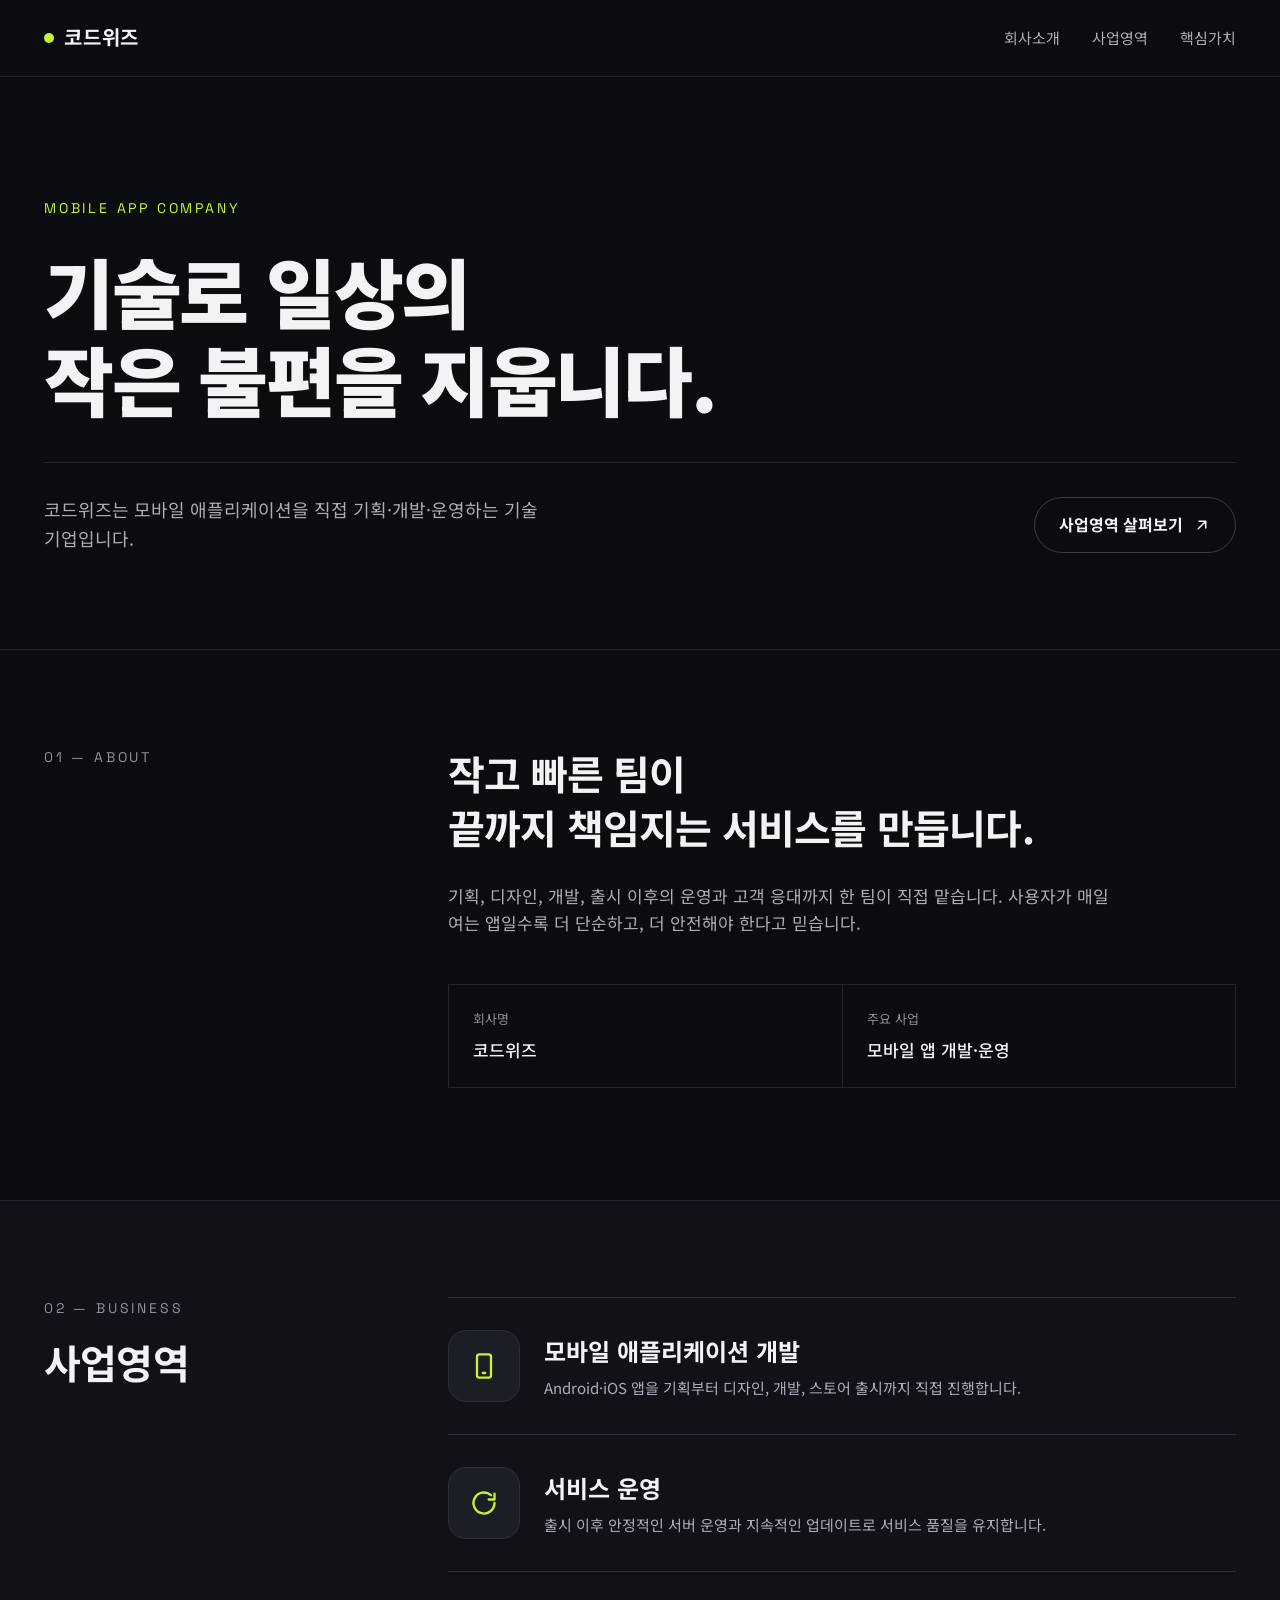
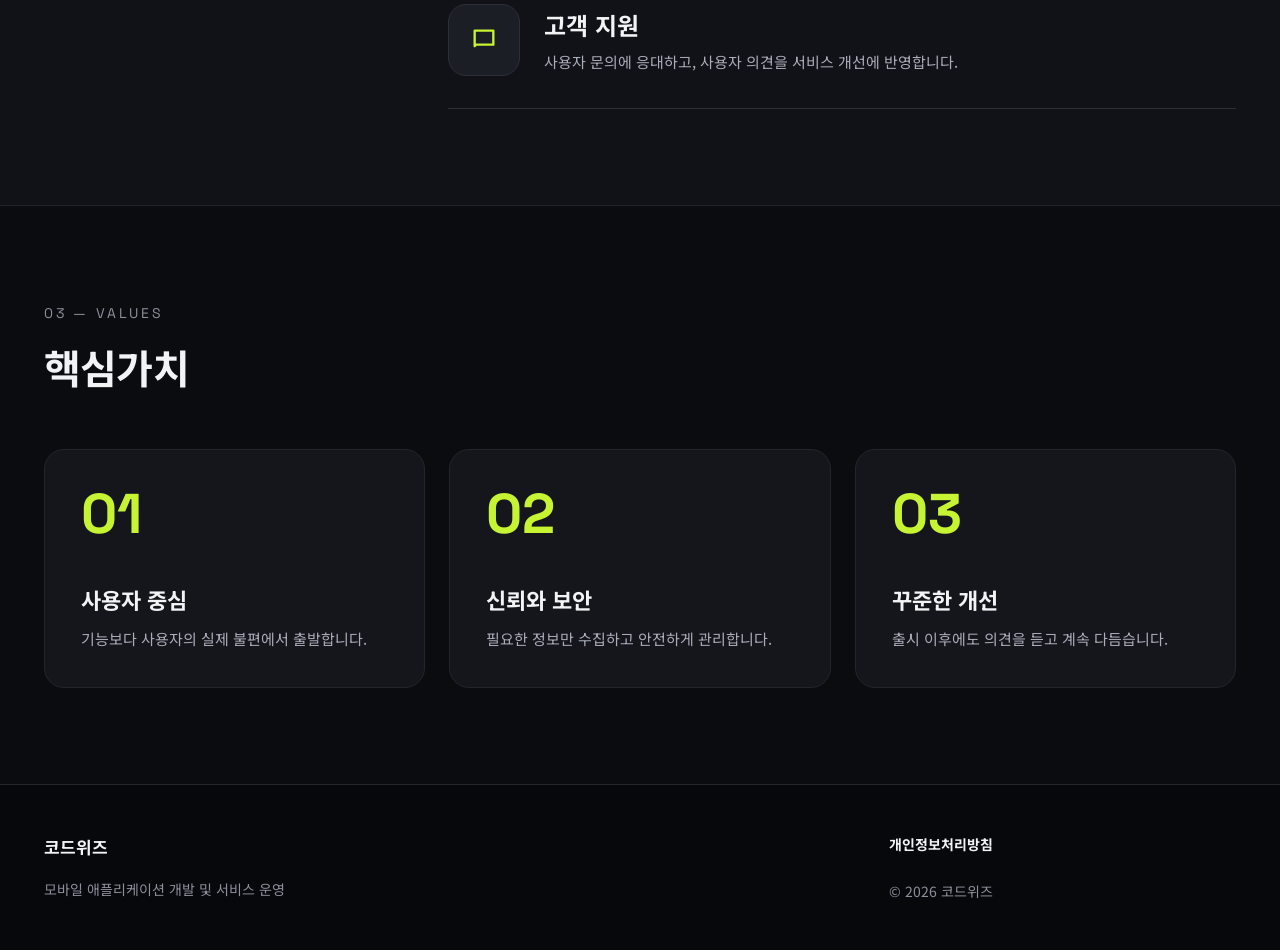
<file: index.html>
<!doctype html>
<html lang="ko">
<head>
  <meta charset="utf-8">
  <meta name="viewport" content="width=device-width, initial-scale=1">
  <meta name="robots" content="noindex, nofollow">
  <title>코드위즈 | 모바일 앱 서비스 기업</title>
  <meta name="description" content="코드위즈는 모바일 애플리케이션을 직접 기획·개발·운영하는 기술 기업입니다.">
  <meta property="og:type" content="website">
  <meta property="og:title" content="코드위즈">
  <meta property="og:description" content="기술로 일상의 작은 불편을 지웁니다.">
  <link rel="icon" href="assets/favicon.svg" type="image/svg+xml">
  <link rel="preconnect" href="https://fonts.googleapis.com">
  <link rel="preconnect" href="https://fonts.gstatic.com" crossorigin>
  <link href="https://fonts.googleapis.com/css2?family=Noto+Sans+KR:wght@400;500;700;900&family=Space+Grotesk:wght@500;700&display=swap" rel="stylesheet">
  <link rel="stylesheet" href="assets/css/style.css">
</head>
<body>

<header class="site-header">
  <div class="container">
    <a href="#top" class="logo"><span class="logo-dot" aria-hidden="true"></span>코드위즈</a>
    <nav class="nav" aria-label="주요 메뉴">
      <a href="#about">회사소개</a>
      <a href="#business">사업영역</a>
      <a href="#values">핵심가치</a>
    </nav>
  </div>
</header>

<main>
  <section id="top" class="hero">
    <div class="container">
      <p class="eyebrow eyebrow-accent">MOBILE APP COMPANY</p>
      <h1>기술로 일상의<br>작은 불편을 지웁니다.</h1>
      <div class="hero-foot">
        <p>코드위즈는 모바일 애플리케이션을 직접 기획·개발·운영하는 기술 기업입니다.</p>
        <a href="#business" class="btn-outline">사업영역 살펴보기
          <svg aria-hidden="true" width="18" height="18" viewBox="0 0 24 24" fill="none" stroke="currentColor" stroke-width="2" stroke-linecap="round" stroke-linejoin="round"><path d="M7 17 17 7M8 7h9v9"/></svg>
        </a>
      </div>
    </div>
  </section>

  <section id="about" class="section">
    <div class="container split">
      <div class="split-aside"><p class="eyebrow">01 — ABOUT</p></div>
      <div class="split-main">
        <h2 class="about-lead">작고 빠른 팀이<br>끝까지 책임지는 서비스를 만듭니다.</h2>
        <p class="about-body">기획, 디자인, 개발, 출시 이후의 운영과 고객 응대까지 한 팀이 직접 맡습니다. 사용자가 매일 여는 앱일수록 더 단순하고, 더 안전해야 한다고 믿습니다.</p>
        <dl class="info-grid">
          <div><dt>회사명</dt><dd>코드위즈</dd></div>
          <div><dt>주요 사업</dt><dd>모바일 앱 개발·운영</dd></div>
        </dl>
      </div>
    </div>
  </section>

  <section id="business" class="section section-alt">
    <div class="container split">
      <div class="split-aside">
        <p class="eyebrow" style="margin-bottom: 16px">02 — BUSINESS</p>
        <h2 class="section-title">사업영역</h2>
      </div>
      <ul class="split-main area-list">
        <li>
          <span class="area-icon"><svg aria-hidden="true" width="28" height="28" viewBox="0 0 24 24" fill="none" stroke="currentColor" stroke-width="2" stroke-linecap="round" stroke-linejoin="round"><rect x="6" y="2" width="12" height="20" rx="2"/><path d="M11 18h2"/></svg></span>
          <div class="area-text">
            <h3>모바일 애플리케이션 개발</h3>
            <p>Android·iOS 앱을 기획부터 디자인, 개발, 스토어 출시까지 직접 진행합니다.</p>
          </div>
        </li>
        <li>
          <span class="area-icon"><svg aria-hidden="true" width="28" height="28" viewBox="0 0 24 24" fill="none" stroke="currentColor" stroke-width="2" stroke-linecap="round" stroke-linejoin="round"><path d="M21 12a9 9 0 1 1-3-6.7"/><path d="M21 4v5h-5"/></svg></span>
          <div class="area-text">
            <h3>서비스 운영</h3>
            <p>출시 이후 안정적인 서버 운영과 지속적인 업데이트로 서비스 품질을 유지합니다.</p>
          </div>
        </li>
        <li>
          <span class="area-icon"><svg aria-hidden="true" width="28" height="28" viewBox="0 0 24 24" fill="none" stroke="currentColor" stroke-width="2" stroke-linecap="round" stroke-linejoin="round"><path d="M4 4h16v12H5.2L4 17.2z"/></svg></span>
          <div class="area-text">
            <h3>고객 지원</h3>
            <p>사용자 문의에 응대하고, 사용자 의견을 서비스 개선에 반영합니다.</p>
          </div>
        </li>
      </ul>
    </div>
  </section>

  <section id="values" class="section">
    <div class="container">
      <p class="eyebrow" style="margin-bottom: 16px">03 — VALUES</p>
      <h2 class="section-title" style="margin-bottom: 56px">핵심가치</h2>
      <div class="values-grid">
        <div class="value-card">
          <p class="value-num">01</p>
          <h3>사용자 중심</h3>
          <p>기능보다 사용자의 실제 불편에서 출발합니다.</p>
        </div>
        <div class="value-card">
          <p class="value-num">02</p>
          <h3>신뢰와 보안</h3>
          <p>필요한 정보만 수집하고 안전하게 관리합니다.</p>
        </div>
        <div class="value-card">
          <p class="value-num">03</p>
          <h3>꾸준한 개선</h3>
          <p>출시 이후에도 의견을 듣고 계속 다듬습니다.</p>
        </div>
      </div>
    </div>
  </section>
</main>

<footer class="site-footer">
  <div class="container">
    <div class="footer-info">
      <strong>코드위즈</strong>
      <span>모바일 애플리케이션 개발 및 서비스 운영</span>
    </div>
    <div class="footer-links">
      <a href="privacy.html" class="strong">개인정보처리방침</a>
      <span class="copy">© 2026 코드위즈</span>
    </div>
  </div>
</footer>

</body>
</html>
</file>
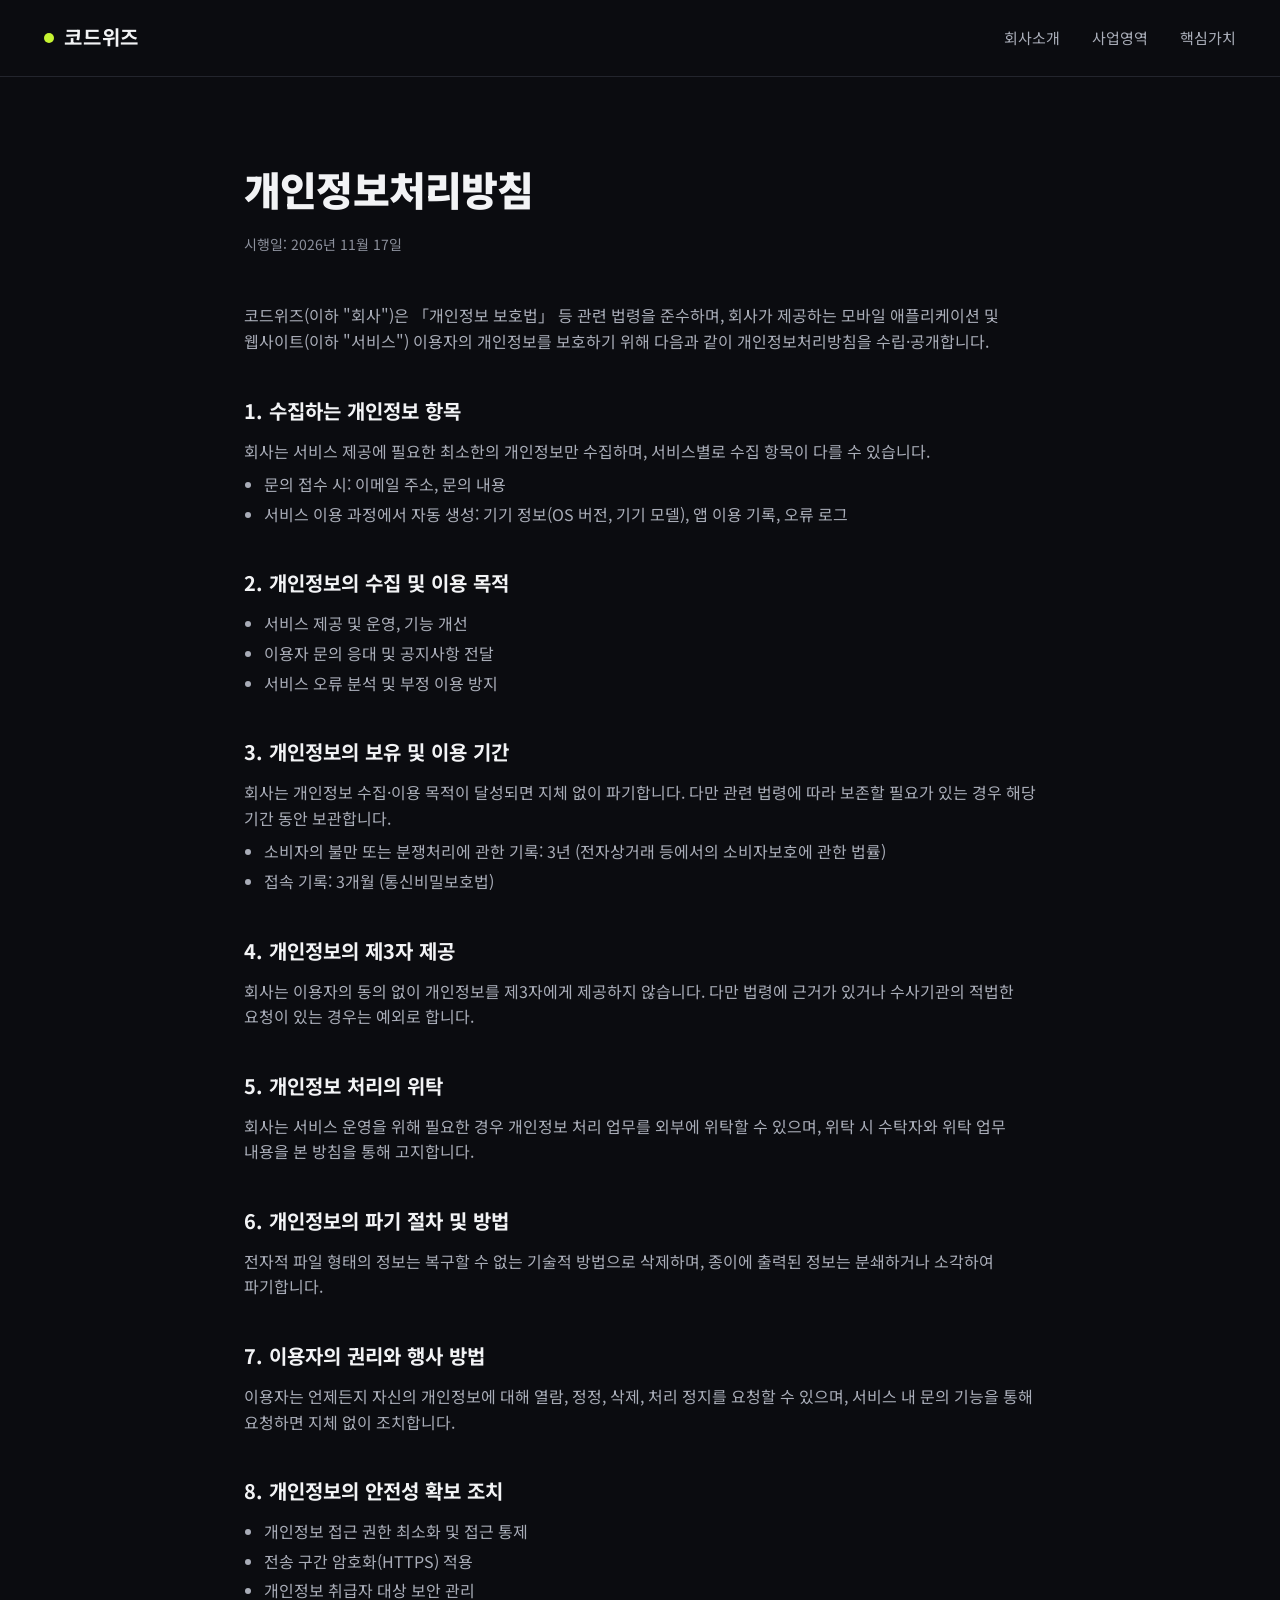
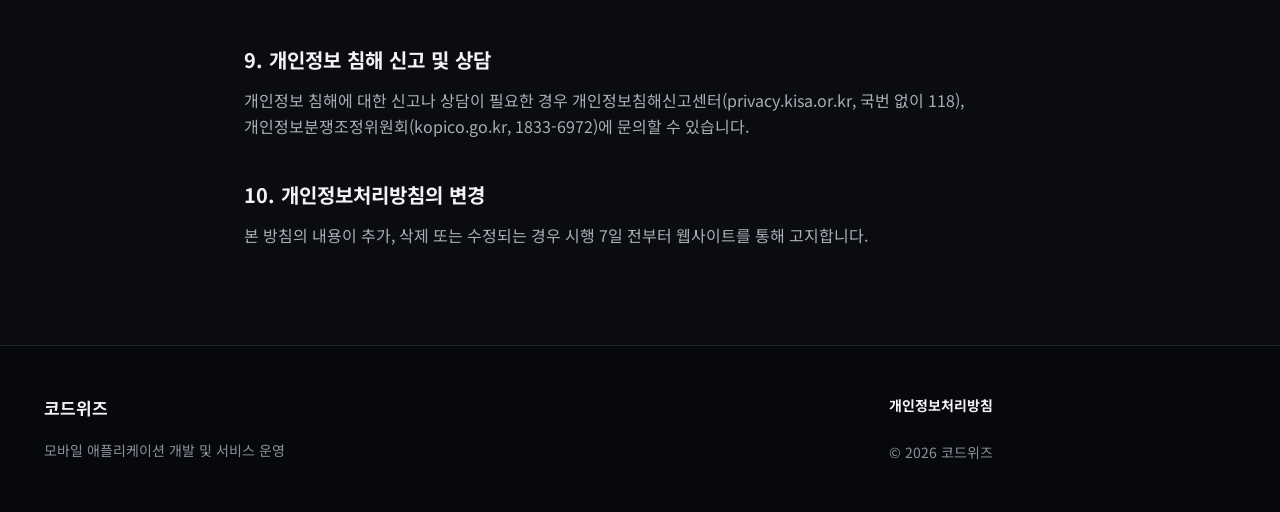
<file: privacy.html>
<!doctype html>
<html lang="ko">
<head>
  <meta charset="utf-8">
  <meta name="viewport" content="width=device-width, initial-scale=1">
  <meta name="robots" content="noindex, nofollow">
  <title>개인정보처리방침 | 코드위즈</title>
  <meta name="description" content="코드위즈 개인정보처리방침">
  <link rel="icon" href="assets/favicon.svg" type="image/svg+xml">
  <link rel="preconnect" href="https://fonts.googleapis.com">
  <link rel="preconnect" href="https://fonts.gstatic.com" crossorigin>
  <link href="https://fonts.googleapis.com/css2?family=Noto+Sans+KR:wght@400;500;700;900&family=Space+Grotesk:wght@500;700&display=swap" rel="stylesheet">
  <link rel="stylesheet" href="assets/css/style.css">
</head>
<body>

<header class="site-header">
  <div class="container">
    <a href="index.html" class="logo"><span class="logo-dot" aria-hidden="true"></span>코드위즈</a>
    <nav class="nav" aria-label="주요 메뉴">
      <a href="index.html#about">회사소개</a>
      <a href="index.html#business">사업영역</a>
      <a href="index.html#values">핵심가치</a>
    </nav>
  </div>
</header>

<main class="policy">
  <div class="container">
    <h1>개인정보처리방침</h1>
    <p class="updated">시행일: 2026년 11월 17일</p>

    <p>코드위즈(이하 "회사")은 「개인정보 보호법」 등 관련 법령을 준수하며, 회사가 제공하는 모바일 애플리케이션 및 웹사이트(이하 "서비스") 이용자의 개인정보를 보호하기 위해 다음과 같이 개인정보처리방침을 수립·공개합니다.</p>

    <h2>1. 수집하는 개인정보 항목</h2>
    <p>회사는 서비스 제공에 필요한 최소한의 개인정보만 수집하며, 서비스별로 수집 항목이 다를 수 있습니다.</p>
    <ul>
      <li>문의 접수 시: 이메일 주소, 문의 내용</li>
      <li>서비스 이용 과정에서 자동 생성: 기기 정보(OS 버전, 기기 모델), 앱 이용 기록, 오류 로그</li>
    </ul>

    <h2>2. 개인정보의 수집 및 이용 목적</h2>
    <ul>
      <li>서비스 제공 및 운영, 기능 개선</li>
      <li>이용자 문의 응대 및 공지사항 전달</li>
      <li>서비스 오류 분석 및 부정 이용 방지</li>
    </ul>

    <h2>3. 개인정보의 보유 및 이용 기간</h2>
    <p>회사는 개인정보 수집·이용 목적이 달성되면 지체 없이 파기합니다. 다만 관련 법령에 따라 보존할 필요가 있는 경우 해당 기간 동안 보관합니다.</p>
    <ul>
      <li>소비자의 불만 또는 분쟁처리에 관한 기록: 3년 (전자상거래 등에서의 소비자보호에 관한 법률)</li>
      <li>접속 기록: 3개월 (통신비밀보호법)</li>
    </ul>

    <h2>4. 개인정보의 제3자 제공</h2>
    <p>회사는 이용자의 동의 없이 개인정보를 제3자에게 제공하지 않습니다. 다만 법령에 근거가 있거나 수사기관의 적법한 요청이 있는 경우는 예외로 합니다.</p>

    <h2>5. 개인정보 처리의 위탁</h2>
    <p>회사는 서비스 운영을 위해 필요한 경우 개인정보 처리 업무를 외부에 위탁할 수 있으며, 위탁 시 수탁자와 위탁 업무 내용을 본 방침을 통해 고지합니다.</p>

    <h2>6. 개인정보의 파기 절차 및 방법</h2>
    <p>전자적 파일 형태의 정보는 복구할 수 없는 기술적 방법으로 삭제하며, 종이에 출력된 정보는 분쇄하거나 소각하여 파기합니다.</p>

    <h2>7. 이용자의 권리와 행사 방법</h2>
    <p>이용자는 언제든지 자신의 개인정보에 대해 열람, 정정, 삭제, 처리 정지를 요청할 수 있으며, 서비스 내 문의 기능을 통해 요청하면 지체 없이 조치합니다.</p>

    <h2>8. 개인정보의 안전성 확보 조치</h2>
    <ul>
      <li>개인정보 접근 권한 최소화 및 접근 통제</li>
      <li>전송 구간 암호화(HTTPS) 적용</li>
      <li>개인정보 취급자 대상 보안 관리</li>
    </ul>

    <h2>9. 개인정보 침해 신고 및 상담</h2>
    <p>개인정보 침해에 대한 신고나 상담이 필요한 경우 개인정보침해신고센터(privacy.kisa.or.kr, 국번 없이 118), 개인정보분쟁조정위원회(kopico.go.kr, 1833-6972)에 문의할 수 있습니다.</p>

    <h2>10. 개인정보처리방침의 변경</h2>
    <p>본 방침의 내용이 추가, 삭제 또는 수정되는 경우 시행 7일 전부터 웹사이트를 통해 고지합니다.</p>
  </div>
</main>

<footer class="site-footer">
  <div class="container">
    <div class="footer-info">
      <strong>코드위즈</strong>
      <span>모바일 애플리케이션 개발 및 서비스 운영</span>
    </div>
    <div class="footer-links">
      <a href="privacy.html" class="strong">개인정보처리방침</a>
      <span class="copy">© 2026 코드위즈</span>
    </div>
  </div>
</footer>

</body>
</html>
</file>
<file: assets/css/style.css>
:root {
  --bg: #0B0C10;
  --bg-alt: #111218;
  --bg-deep: #07080B;
  --card: #15161C;
  --line: #23252D;
  --line-strong: #3A3D47;
  --text: #F2F3F5;
  --text-sub: #A9ADB8;
  --text-muted: #8C909C;
  --accent: #C6F432;
  --font-kr: 'Noto Sans KR', system-ui, sans-serif;
  --font-en: 'Space Grotesk', 'Noto Sans KR', sans-serif;
}

* { box-sizing: border-box; }

html { scroll-behavior: smooth; }

body {
  margin: 0;
  background: var(--bg);
  color: var(--text);
  font-family: var(--font-kr);
  line-height: 1.6;
  -webkit-font-smoothing: antialiased;
  word-break: keep-all;
}

a { color: var(--text); text-decoration: none; }
a:hover { color: #fff; }
a:focus-visible { outline: 2px solid var(--accent); outline-offset: 3px; }

h1, h2, h3, p { margin: 0; }

.container { max-width: 1240px; margin: 0 auto; padding: 0 24px; }

/* Header */
.site-header { border-bottom: 1px solid var(--line); }
.site-header .container {
  display: flex; flex-wrap: wrap; align-items: center; justify-content: space-between;
  gap: 16px; padding-top: 22px; padding-bottom: 22px;
}
.logo {
  display: flex; align-items: center; gap: 10px;
  font-family: var(--font-en); font-weight: 700; font-size: 20px; letter-spacing: 0.04em;
}
.logo-dot { width: 10px; height: 10px; border-radius: 999px; background: var(--accent); }
.nav { display: flex; flex-wrap: wrap; align-items: center; gap: 8px 32px; font-size: 15px; }
.nav a { color: var(--text-sub); }
.nav a:hover { color: var(--text); }

.btn-outline {
  display: inline-flex; align-items: center; gap: 10px; min-height: 44px; padding: 14px 24px;
  border: 1px solid var(--line-strong); border-radius: 999px; font-weight: 700; font-size: 16px;
}
.btn-outline:hover { border-color: var(--text-sub); }

/* Sections */
.section { border-top: 1px solid var(--line); }
.section-alt { background: var(--bg-alt); }
.section .container { padding-top: 96px; padding-bottom: 96px; }
.eyebrow {
  font-family: var(--font-en); font-size: 14px; letter-spacing: 0.2em; color: var(--text-muted);
}
.eyebrow-accent { color: var(--accent); }
.section-title { font-size: 40px; line-height: 1.3; font-weight: 700; letter-spacing: -0.02em; }
.split { display: flex; flex-wrap: wrap; gap: 48px; }
.split-aside { flex: 1 1 280px; min-width: 0; }
.split-main { flex: 3 1 560px; min-width: 0; }

/* Hero */
.hero .container { padding-top: 120px; padding-bottom: 96px; }
.hero .eyebrow { margin-bottom: 28px; }
.hero h1 {
  font-size: 76px; line-height: 1.15; font-weight: 900; letter-spacing: -0.03em;
  max-width: 980px; margin-bottom: 40px;
}
.hero-foot {
  display: flex; flex-wrap: wrap; justify-content: space-between; align-items: flex-end; gap: 32px;
  border-top: 1px solid var(--line); padding-top: 32px;
}
.hero-foot p { font-size: 18px; color: var(--text-sub); max-width: 520px; }

/* About */
.about-lead { font-size: 40px; line-height: 1.35; font-weight: 700; letter-spacing: -0.02em; margin-bottom: 28px; }
.about-body { font-size: 17px; color: var(--text-sub); max-width: 680px; margin-bottom: 48px; }
.info-grid {
  display: grid; grid-template-columns: repeat(2, minmax(0, 1fr));
  gap: 1px; background: var(--line); border: 1px solid var(--line);
}
.info-grid div { background: var(--bg); padding: 24px; }
.info-grid dt { font-size: 13px; color: var(--text-muted); margin-bottom: 6px; }
.info-grid dd { margin: 0; font-size: 17px; font-weight: 500; }

/* Business areas */
.area-list { list-style: none; margin: 0; padding: 0; }
.area-list li {
  display: flex; flex-wrap: wrap; align-items: center; gap: 24px;
  padding: 32px 0; border-top: 1px solid #2C2F38;
}
.area-list li:last-child { border-bottom: 1px solid #2C2F38; }
.area-icon {
  width: 72px; height: 72px; border-radius: 18px; flex: none;
  background: #1C1E26; border: 1px solid #2C2F38;
  display: inline-flex; align-items: center; justify-content: center; color: var(--accent);
}
.area-text { flex: 1 1 300px; min-width: 0; }
.area-text h3 { font-size: 24px; font-weight: 700; margin-bottom: 6px; }
.area-text p { font-size: 15px; color: var(--text-sub); }

/* Values */
.values-grid { display: grid; grid-template-columns: repeat(auto-fit, minmax(260px, 1fr)); gap: 24px; }
.value-card { background: var(--card); border: 1px solid var(--line); border-radius: 20px; padding: 36px; }
.value-card .value-num {
  font-family: var(--font-en); font-size: 56px; font-weight: 700; line-height: 1;
  color: var(--accent); margin-bottom: 40px;
}
.value-card h3 { font-size: 22px; margin-bottom: 10px; }
.value-card p { font-size: 15px; color: var(--text-sub); }

/* Footer */
.site-footer { border-top: 1px solid var(--line); background: var(--bg-deep); font-size: 14px; color: var(--text-muted); }
.site-footer .container {
  display: flex; flex-wrap: wrap; justify-content: space-between; gap: 32px;
  padding-top: 48px; padding-bottom: 48px;
}
.footer-info { flex: 2 1 520px; min-width: 0; display: flex; flex-direction: column; gap: 6px; line-height: 1.8; }
.footer-info strong { font-family: var(--font-en); color: var(--text); font-size: 17px; margin-bottom: 8px; }
.footer-links { flex: 1 1 200px; min-width: 0; display: flex; flex-direction: column; gap: 12px; align-items: flex-start; }
.footer-links a { color: var(--text-sub); }
.footer-links a.strong { color: var(--text); font-weight: 700; }
.footer-links .copy { margin-top: auto; }

/* Privacy policy */
.policy .container { max-width: 840px; padding-top: 80px; padding-bottom: 96px; }
.policy h1 { font-size: 40px; font-weight: 900; letter-spacing: -0.02em; margin-bottom: 12px; }
.policy .updated { color: var(--text-muted); font-size: 14px; margin-bottom: 48px; }
.policy h2 { font-size: 20px; margin: 40px 0 12px; }
.policy p, .policy li { color: var(--text-sub); font-size: 16px; }
.policy ul { padding-left: 20px; margin: 8px 0 0; }
.policy li { margin-bottom: 4px; }

@media (max-width: 720px) {
  .hero .container { padding-top: 72px; padding-bottom: 64px; }
  .hero h1 { font-size: 44px; }
  .section .container { padding-top: 64px; padding-bottom: 64px; }
  .section-title, .about-lead { font-size: 30px; }
  .value-card .value-num { font-size: 44px; margin-bottom: 28px; }
  .info-grid { grid-template-columns: minmax(0, 1fr); }
}
</file>
